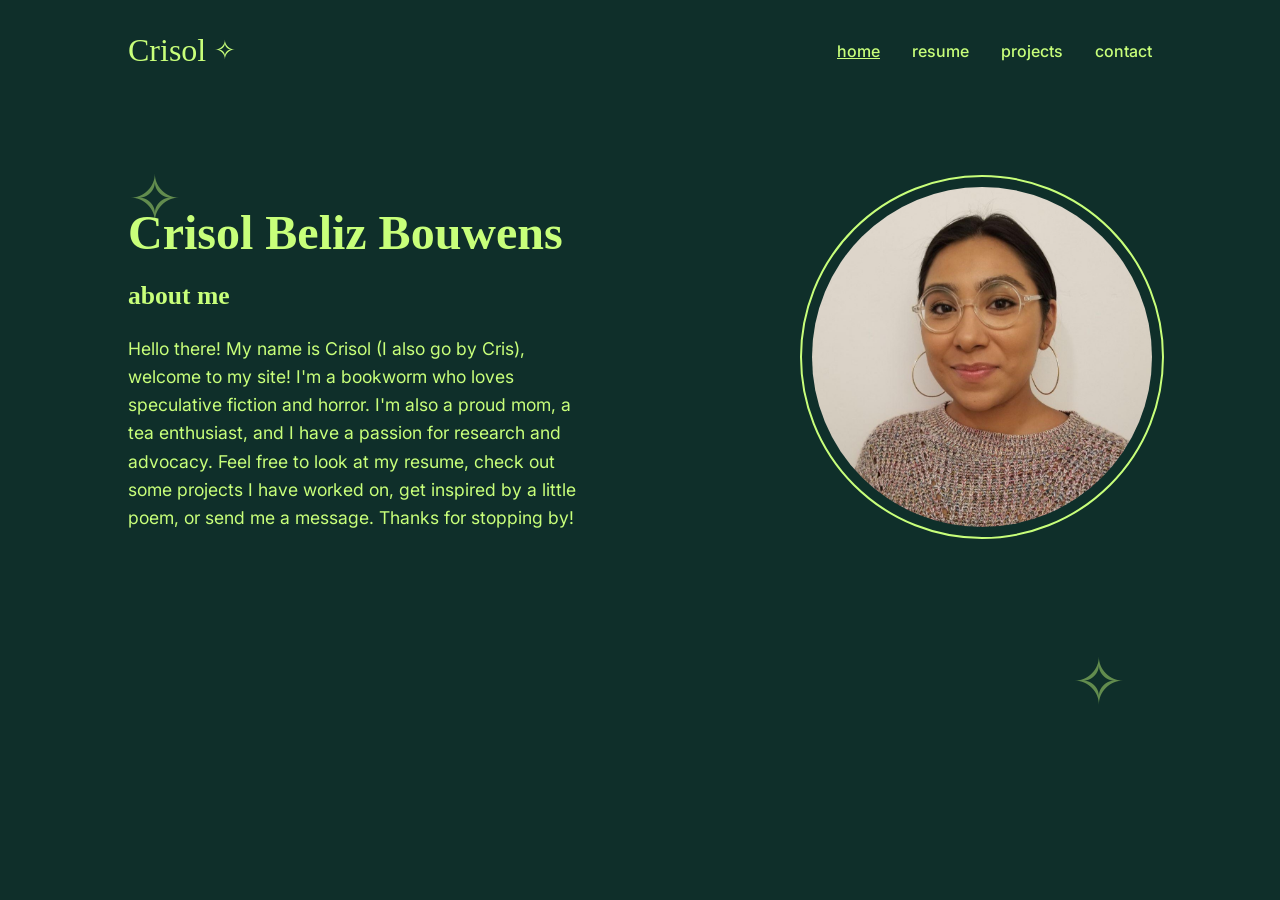
<file: index.html>
<!DOCTYPE html>
<html lang="en">
<head>
<title>Crisol Beliz Bouwens</title>
<meta charset="UTF-8">
<meta name="viewport" content="width=device-width, initial-scale=1">

<!-- Google Fonts -->
<link rel="preconnect" href="https://fonts.googleapis.com">
<link rel="preconnect" href="https://fonts.gstatic.com" crossorigin>
<link href="https://fonts.googleapis.com/css2?family=Playfair+Display:wght@400;600;700&family=Inter:wght@300;400;500;600&display=swap" rel="stylesheet">

<!-- External CSS -->
<link rel="stylesheet" href="style.css">

</head>

<body>

       <header class="top-bar">
    <div class="site-name">
        Crisol <span class="sparkle">✧</span>
    </div>

    <nav class="nav-menu">
        <a href="index.html" class="active">home</a>
        <a href="resume.html">resume</a>
        <a href="projects.html">projects</a>
        <a href="contact.html">contact</a>
    </nav>
</header>

<main class="hero">
    <section class="hero-text">
        <h1>Crisol Beliz Bouwens</h1>
        <h2>about me</h2>
        <p>Hello there! My name is Crisol (I also go by Cris), welcome to my site! 
        I'm a bookworm who loves speculative fiction and horror. 
        I'm also a proud mom, a tea enthusiast, and I have a passion for research and advocacy. 
        Feel free to look at my resume, check out some projects I have worked on, get inspired by a little poem, 
        or send me a message. Thanks for stopping by!</p>
    </section>

    <section class="hero-image">
        <div class="image-frame">
            <div class="image-border"></div>
            <img src="profile.jpg" id="profile" alt="Avatar">
        </div>
    </section>
</main>


    <div class="sparkles"></div>
<div class="floating-sparkle sparkle-one">✧</div>
<div class="floating-sparkle sparkle-two">✧</div>


</body>
</html>
</file>
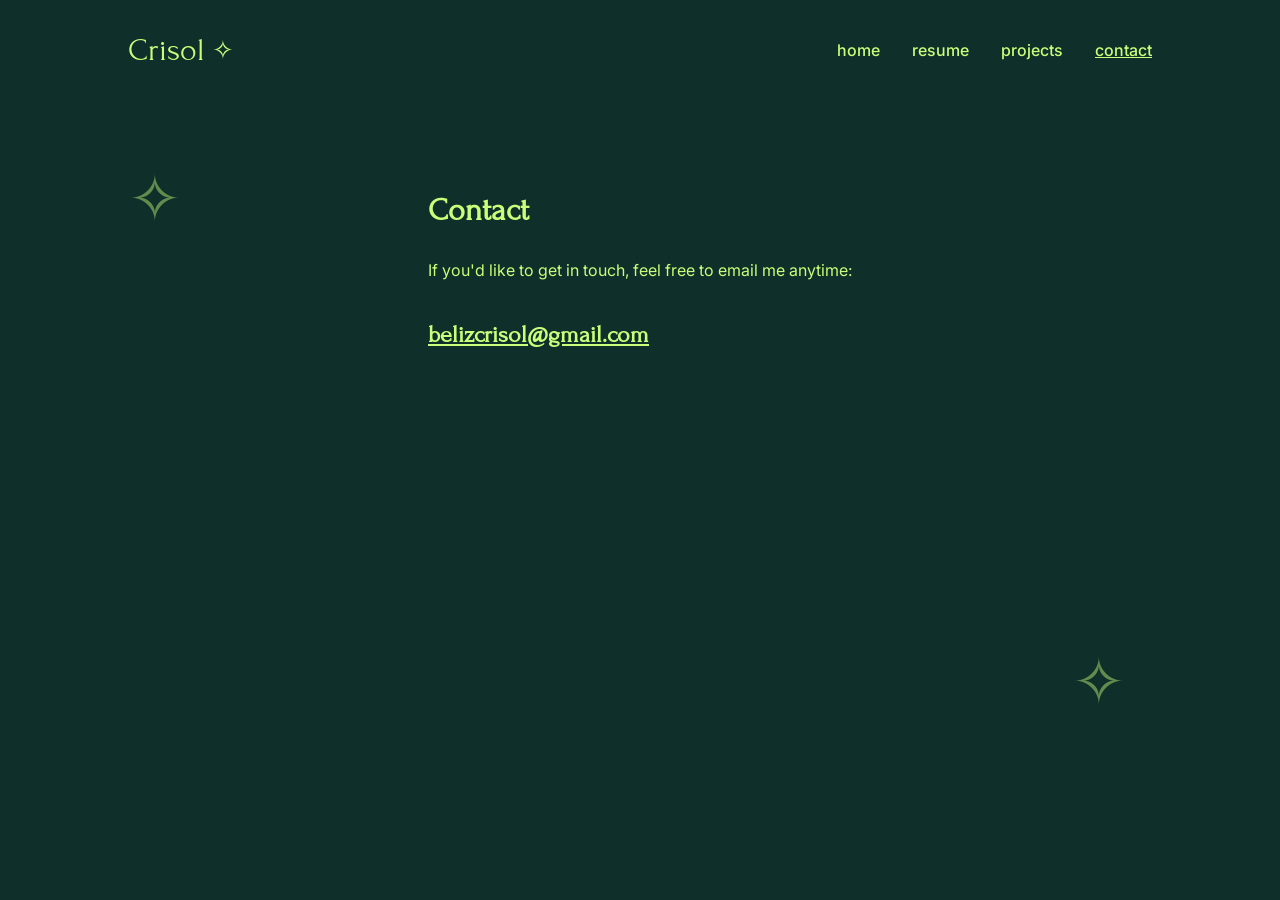
<file: contact.html>
<!DOCTYPE html>
<html lang="en">
<head>
<title>Contact</title>
<meta charset="UTF-8">
<meta name="viewport" content="width=device-width, initial-scale=1">

<link href="https://fonts.googleapis.com/css2?family=Forum&family=Inter:wght@300;400;500;600&display=swap" rel="stylesheet">
<link rel="stylesheet" href="style.css">

</head>

<body>

<header class="top-bar">
    <div class="site-name">
        Crisol <span class="sparkle">✧</span>
    </div>

    <nav class="nav-menu">
        <a href="index.html">home</a>
        <a href="resume.html">resume</a>
        <a href="projects.html">projects</a>
        <a href="contact.html" class="active">contact</a>
    </nav>
</header>

<main class="resume-content">
    <div class="resume-body">

        <h1>Contact</h1>

        <p>If you'd like to get in touch, feel free to email me anytime:</p>

        <h2 style="margin-top: 2rem;">
            <a href="mailto:belizcrisol@gmail.com" style="color: var(--lime); text-decoration: underline;">
                belizcrisol@gmail.com
            </a>
        </h2>

    </div>
</main>

<!-- Floating sparkles -->
<div class="floating-sparkle sparkle-one">✧</div>
<div class="floating-sparkle sparkle-two">✧</div>

</body>
</html>
</file>
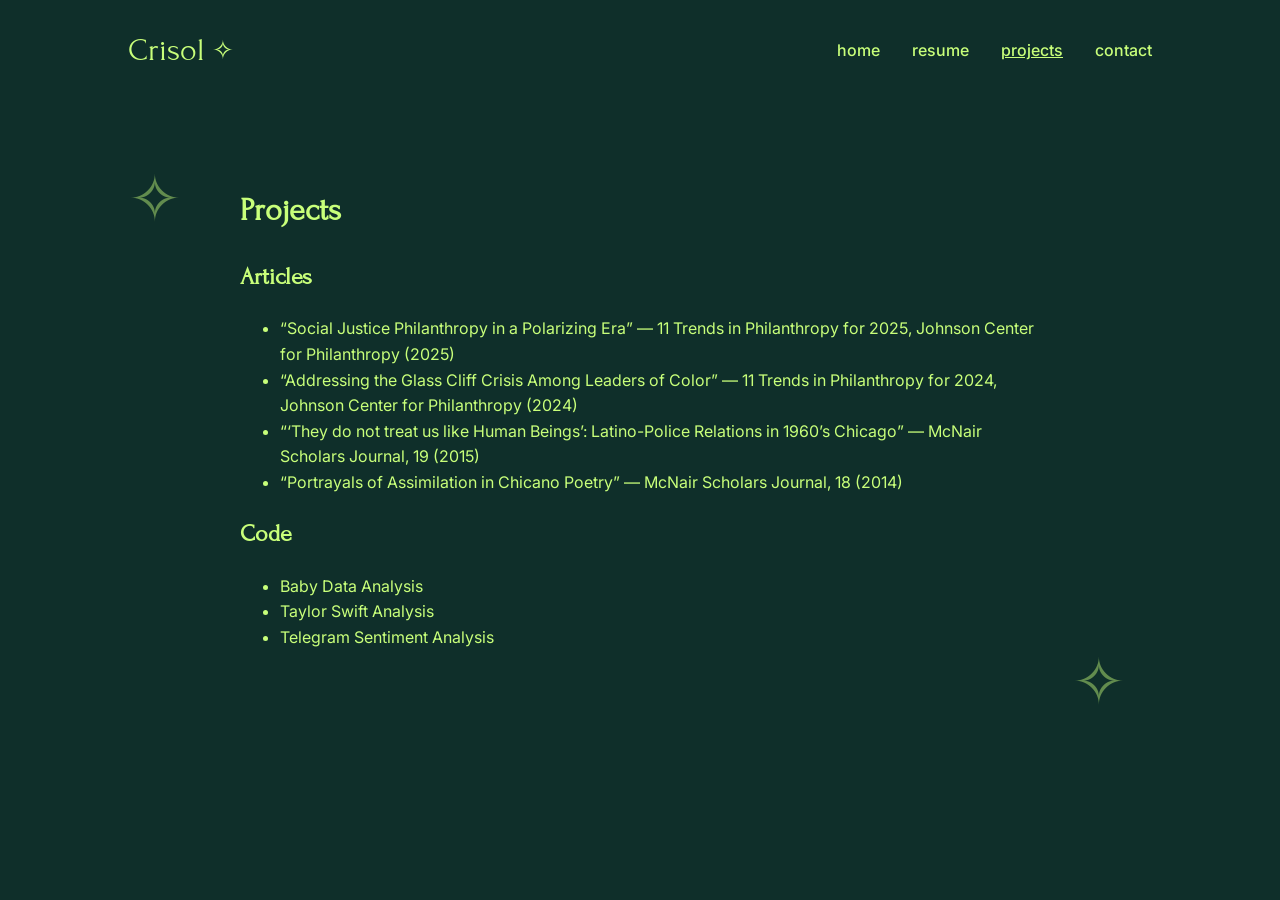
<file: projects.html>
<!DOCTYPE html>
<html lang="en">
<head>
<title>Projects</title>
<meta charset="UTF-8">
<meta name="viewport" content="width=device-width, initial-scale=1">

<link href="https://fonts.googleapis.com/css2?family=Forum&family=Inter:wght@300;400;500;600&display=swap" rel="stylesheet">
<link rel="stylesheet" href="style.css">

</head>

<body>

<header class="top-bar">
    <div class="site-name">
        Crisol <span class="sparkle">✧</span>
    </div>

    <nav class="nav-menu">
        <a href="index.html">home</a>
        <a href="resume.html">resume</a>
        <a href="projects.html" class="active">projects</a>
        <a href="contact.html">contact</a>
    </nav>
</header>

<main class="resume-content">
    <div class="resume-body">

        <h1>Projects</h1>

        <h2>Articles</h2>
        <ul>
            <li>“Social Justice Philanthropy in a Polarizing Era” — 11 Trends in Philanthropy for 2025, Johnson Center for Philanthropy (2025)</li>
            <li>“Addressing the Glass Cliff Crisis Among Leaders of Color” — 11 Trends in Philanthropy for 2024, Johnson Center for Philanthropy (2024)</li>
            <li>“‘They do not treat us like Human Beings’: Latino-Police Relations in 1960’s Chicago” — McNair Scholars Journal, 19 (2015)</li>
            <li>“Portrayals of Assimilation in Chicano Poetry” — McNair Scholars Journal, 18 (2014)</li>
        </ul>

        <h2>Code</h2>
        <ul>
            <li>Baby Data Analysis</li>
            <li>Taylor Swift Analysis</li>
            <li>Telegram Sentiment Analysis</li>
        </ul>

    </div>
</main>

<!-- Floating sparkles -->
<div class="floating-sparkle sparkle-one">✧</div>
<div class="floating-sparkle sparkle-two">✧</div>

</body>
</html>
</file>
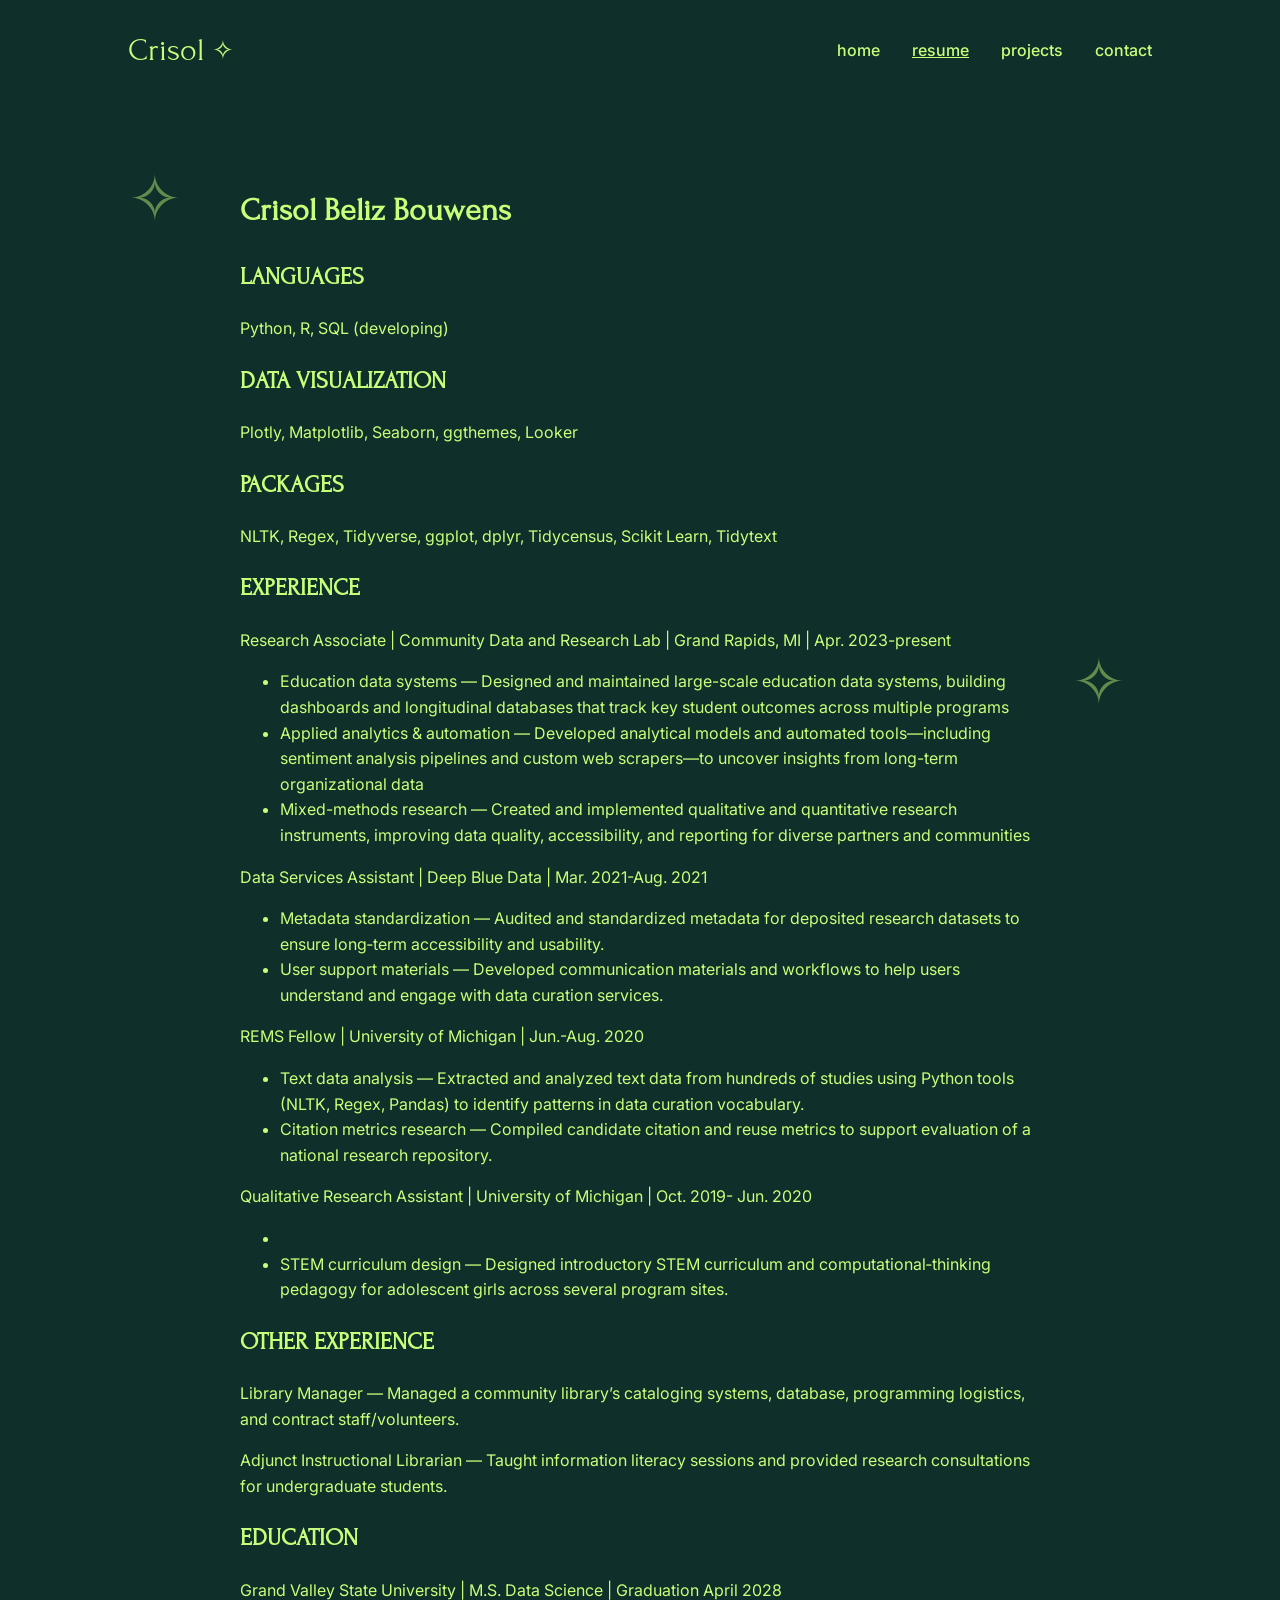
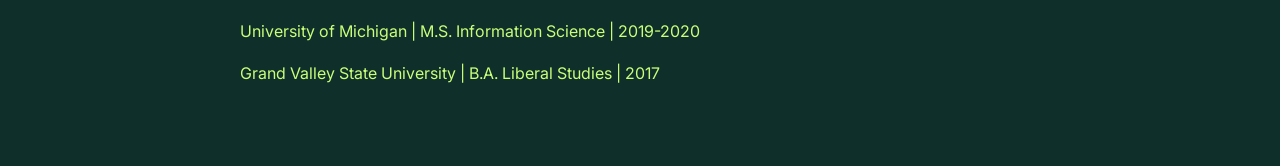
<file: resume.html>
<!DOCTYPE html>
<html lang="en">
<head>
<title>Resume</title>
<meta charset="UTF-8">
<meta name="viewport" content="width=device-width, initial-scale=1">

<link href="https://fonts.googleapis.com/css2?family=Forum&family=Inter:wght@300;400;500;600&display=swap" rel="stylesheet">
<link rel="stylesheet" href="style.css">

</head>

<body>

<header class="top-bar">
    <div class="site-name">
        Crisol <span class="sparkle">✧</span>
    </div>

    <nav class="nav-menu">
        <a href="index.html">home</a>
        <a href="resume.html" class="active">resume</a>
        <a href="projects.html">projects</a>
        <a href="contact.html">contact</a>
    </nav>
</header>

<main class="resume-content">
    

    <div class="resume-body">
        <h1>Crisol Beliz Bouwens</h1>

      

        <h2>LANGUAGES</h2>
        <p>Python, R, SQL (developing) </p>
            
        <h2>DATA VISUALIZATION</h2>  
            <p>Plotly, Matplotlib, Seaborn, ggthemes, Looker </p>
            
        <h2>PACKAGES</h2> 
            <p>NLTK, Regex, Tidyverse, ggplot, dplyr, Tidycensus, Scikit Learn, Tidytext </p>

        <h2>EXPERIENCE</h2>

        <p>Research Associate | Community Data and Research Lab | Grand Rapids, MI | Apr. 2023-present</p>
        <ul>
            <li>Education data systems — Designed and maintained large-scale education data systems, building dashboards and longitudinal databases 
                that track key student outcomes across multiple programs</li>
            <li>Applied analytics & automation — Developed analytical models and automated tools—including sentiment analysis pipelines and 
                custom web scrapers—to uncover insights from long-term organizational data</li>
            <li>Mixed-methods research — Created and implemented qualitative and quantitative research instruments, improving data quality, accessibility, 
                and reporting for diverse partners and communities</li>
        </ul>

        <p>Data Services Assistant | Deep Blue Data | Mar. 2021-Aug. 2021</p>
        <ul>
            <li>Metadata standardization — Audited and standardized metadata for deposited research datasets to ensure long‑term accessibility and usability.</li>
            <li>User support materials — Developed communication materials and workflows to help users understand and engage with data curation services.</li>
        </ul>

        
        <p>REMS Fellow | University of Michigan | Jun.-Aug. 2020</p>
        <ul>
        <li>Text data analysis — Extracted and analyzed text data from hundreds of studies using Python tools (NLTK, Regex, Pandas) to identify patterns in data curation vocabulary.</li>
        <li>Citation metrics research — Compiled candidate citation and reuse metrics to support evaluation of a national research repository.</li></ul>

        <p> Qualitative Research Assistant | University of Michigan | Oct. 2019- Jun. 2020</p>
        <ul>
        <li><Qualitative coding — Coded and analyzed interview, focus group, and observation data across multiple academic institutions to evaluate a STEM mentorship program./li>
        <li>STEM curriculum design — Designed introductory STEM curriculum and computational‑thinking pedagogy for adolescent girls across several program sites.</li></ul>

        <h2>OTHER EXPERIENCE</h2>
        <p>Library Manager — Managed a community library’s cataloging systems, database, programming logistics, and contract staff/volunteers.</p>

        <p>Adjunct Instructional Librarian — Taught information literacy sessions and provided research consultations for undergraduate students.</p>

        


          <h2>EDUCATION</h2>
        <p>Grand Valley State University | M.S. Data Science | Graduation April 2028</p>
        <p>University of Michigan | M.S. Information Science | 2019-2020</p>
        <p>Grand Valley State University | B.A. Liberal Studies | 2017</p>

    </div>
</main>
<div class="floating-sparkle sparkle-one">✧</div>
<div class="floating-sparkle sparkle-two">✧</div>

</body>
</html>
</file>
<file: style.css>
/* -----------------------------------
   COLOR SYSTEM
----------------------------------- */
:root {
  --dark-green: #0f2f2a;
  --lime: #c8ff7a;
}

/* -----------------------------------
   GLOBAL
----------------------------------- */
body {
  margin: 0;
  padding: 0;
  background: var(--dark-green);
  color: var(--lime);
  font-family: 'Inter', sans-serif;
}


h1, h2, .site-name {
  font-family: 'Forum', serif;
}


/* -----------------------------------
   TOP BAR
----------------------------------- */
.top-bar {
  display: flex;
  justify-content: space-between;
  align-items: center;
  padding: 2rem 10%;
}

.site-name {
  font-size: 2rem;
  display: flex;
  align-items: center;
  gap: 0.5rem;
}

/* -----------------------------------
   RESUME PAGE CONTENT ALIGNMENT
----------------------------------- */
.resume-content {
  padding: 4rem 10%;
}

.resume-body {
  max-width: 800px;
  margin: 0 auto;
  line-height: 1.6;
}

/* Clean elongated sparkle */
.sparkle {
  font-size: 1.6rem;
  color: var(--lime);
  font-family: 'Forum', serif;
  letter-spacing: 1px;
}

/* -----------------------------------
   NAVIGATION
----------------------------------- */
.nav-menu {
  display: flex;
  gap: 2rem;
}

.nav-menu a {
  text-decoration: none;
  color: var(--lime);
  font-weight: 500;
  font-size: 1rem;
}

.nav-menu a.active {
  text-decoration: underline;
}

/* -----------------------------------
   NAVIGATION HOVER GLOW
----------------------------------- */
.nav-menu a {
  position: relative;
  transition: color 0.3s ease;
}

.nav-menu a::after {
  content: "";
  position: absolute;
  left: 0;
  bottom: -4px;
  width: 0%;
  height: 2px;
  background: var(--lime);
  transition: width 0.3s ease;
}

.nav-menu a:hover {
  color: var(--lime);
}

.nav-menu a:hover::after {
  width: 100%;
}

/* -----------------------------------
   HERO SECTION
----------------------------------- */
.hero {
  display: flex;
  justify-content: space-between;
  align-items: center;
  padding: 4rem 10%;
}

.hero-text {
  max-width: 45%;
}

.hero-text h1 {
  font-size: 3rem;
  margin-bottom: 0.5rem;
}

.hero-text h2 {
  font-size: 1.6rem;
  margin-bottom: 1.5rem;
}

.hero-text p {
  line-height: 1.6;
  font-size: 1.1rem;
}

/* -----------------------------------
   PROFILE IMAGE
----------------------------------- */
.hero-image {
  position: relative;
}

.image-frame {
  position: relative;
  width: 340px;
  height: 340px;
  border-radius: 50%;
  display: flex;
  justify-content: center;
  align-items: center;
}

/* Floating lime border */
.image-border {
  position: absolute;
  width: 360px;
  height: 360px;
  border: 2px solid var(--lime);
  border-radius: 50%;
  top: 50%;
  left: 50%;
  transform: translate(-50%, -50%);
  z-index: 1;
}

#profile {
  width: 340px;
  height: 340px;
  object-fit: cover;
  border-radius: 50%;
  position: relative;
  z-index: 2;
}


/* -----------------------------------
   REMOVE ALL OTHER SPARKLES
----------------------------------- */
.sparkles {
  display: none;
}

/* -----------------------------------
   RESUME PAGE CONTENT ALIGNMENT
----------------------------------- */
.resume-content {
  padding: 4rem 10%;
  display: flex;
  justify-content: center;
}

.resume-body {
  max-width: 800px;
  line-height: 1.6;
}




/* -----------------------------------
   FLOATING SPARKLES (Larger DESKTOP, SMALL MOBILE)
----------------------------------- */
.floating-sparkle {
  position: fixed;
  color: var(--lime);
  font-family: 'Forum', serif;
  opacity: 0.45;
  pointer-events: none;
  animation: floatSparkle 14s ease-in-out infinite;

  /* Responsive sizing:
     - Minimum: 1.8rem (mobile)
     - Scales with viewport width: 5vw
     - Maximum: 4.2rem (desktop nickel size)
  */
  font-size: clamp(1.8rem, 5vw, 4.2rem);

  z-index: 0;
}

.sparkle-one {
  top: 18%;
  left: 10%;
}

.sparkle-two {
  bottom: 20%;
  right: 12%;
}

@keyframes floatSparkle {
  0% { transform: translateY(0px) rotate(0deg); }
  50% { transform: translateY(-25px) rotate(10deg); }
  100% { transform: translateY(0px) rotate(0deg); }
}
</file>
